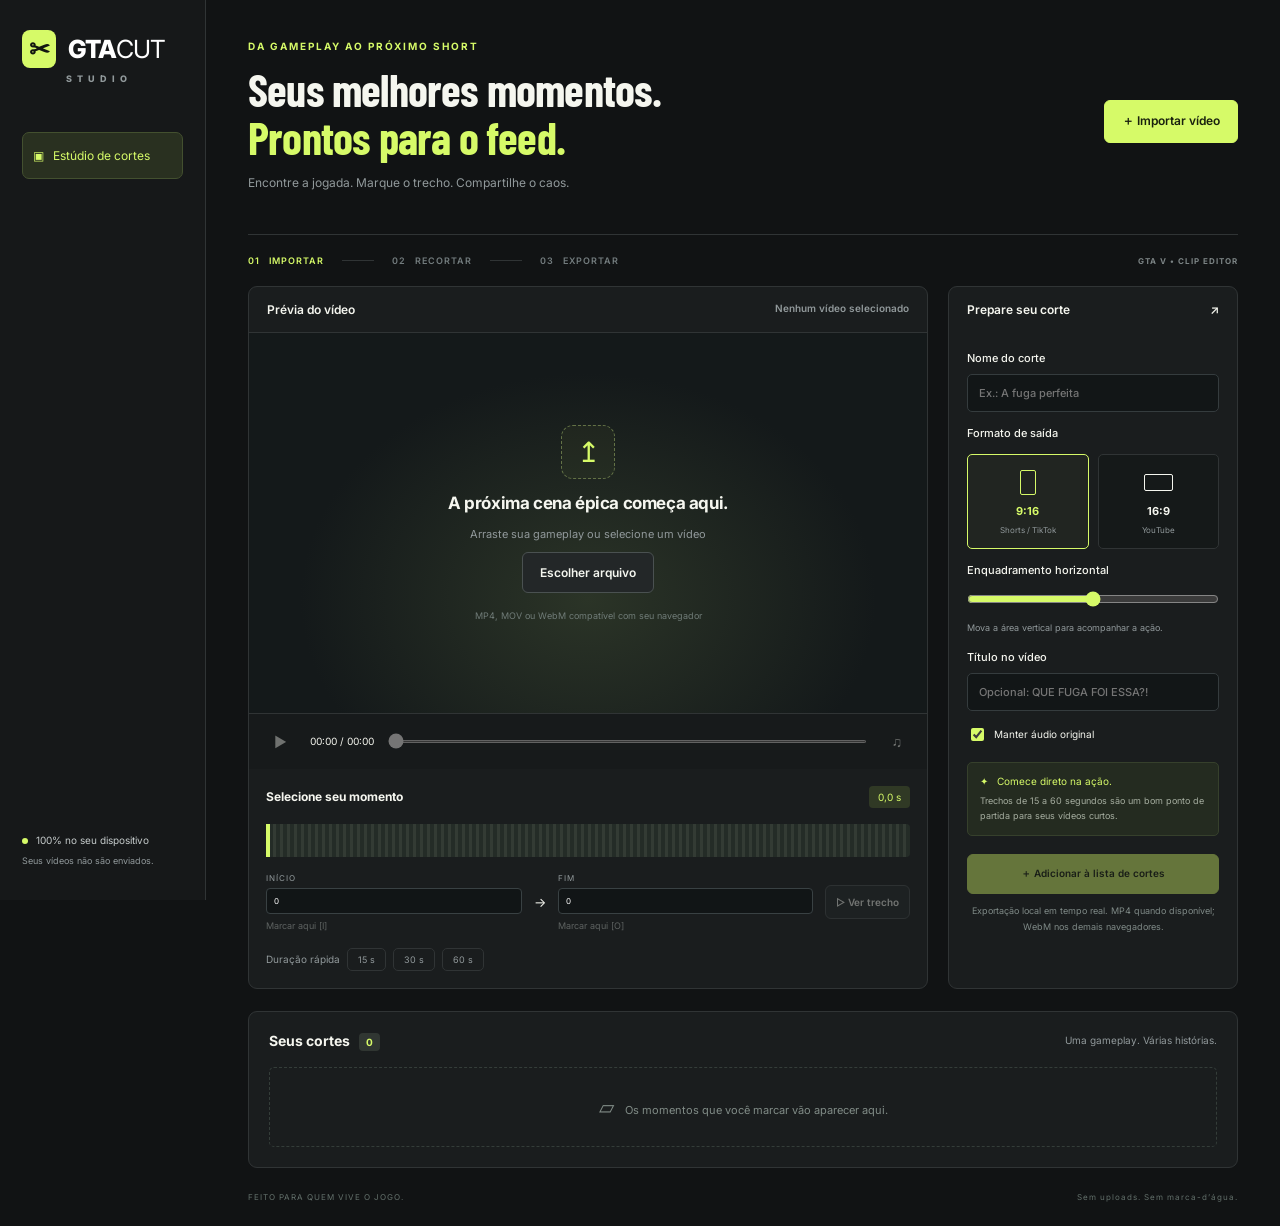
<file: index.html>
<!doctype html><html lang="pt-BR"><meta charset="utf-8"><meta name="viewport" content="width=device-width,initial-scale=1"><title>GTA Cut Studio</title><link rel="stylesheet" href="style.css"><body><aside><a class="brand" href="./"><span>✂</span> GTA<span class="light">CUT</span><small>STUDIO</small></a><div class="nav active">▣ &nbsp; Estúdio de cortes</div><div class="aside-bottom"><span class="dot"></span> 100% no seu dispositivo<br><small>Seus vídeos não são enviados.</small></div></aside><main><header><div><div class="eyebrow">DA GAMEPLAY AO PRÓXIMO SHORT</div><h1>Seus melhores momentos.<br><span>Prontos para o feed.</span></h1><p>Encontre a jogada. Marque o trecho. Compartilhe o caos.</p></div><label class="button primary" for="file">＋ Importar vídeo</label><input id="file" type="file" accept="video/*" hidden></header><div class="steps"><span class="selected">01 &nbsp; IMPORTAR</span><i></i><span>02 &nbsp; RECORTAR</span><i></i><span>03 &nbsp; EXPORTAR</span><b>GTA V • CLIP EDITOR</b></div><div class="workspace"><section class="editor"><div class="panelhead"><span>Prévia do vídeo</span><small id="filename">Nenhum vídeo selecionado</small></div><div class="screen" id="drop"><video id="video" playsinline preload="metadata"></video><div id="empty"><div class="upload-icon">↥</div><h2>A próxima cena épica começa aqui.</h2><p>Arraste sua gameplay ou selecione um vídeo</p><label class="button outline" for="file">Escolher arquivo</label><small>MP4, MOV ou WebM compatível com seu navegador</small></div><div class="frame" id="frame" hidden></div></div><div class="transport"><button id="play" aria-label="Reproduzir" disabled>▶</button><span id="clock">00:00 / 00:00</span><input aria-label="Posição do vídeo" type="range" id="seek" min="0" max="1" step=".01" value="0" disabled><button id="mute" aria-label="Silenciar" disabled>♫</button></div><div class="trim"><div class="row"><h3>Selecione seu momento</h3><span id="length" class="badge">0,0 s</span></div><div class="rangeart"><div id="selection"></div></div><div class="times"><label>INÍCIO <input id="start" type="number" value="0" min="0" step=".1" disabled><button id="markStart" disabled>Marcar aqui [I]</button></label><span>→</span><label>FIM <input id="end" type="number" value="0" min="0" step=".1" disabled><button id="markEnd" disabled>Marcar aqui [O]</button></label><button id="preview" class="button outline" disabled>▷ Ver trecho</button></div><div class="quick">Duração rápida <button data-duration="15">15 s</button><button data-duration="30">30 s</button><button data-duration="60">60 s</button></div></div></section><section class="settings"><div class="panelhead">Prepare seu corte <span>↗</span></div><div class="settingsbody"><label class="field">Nome do corte<input id="title" placeholder="Ex.: A fuga perfeita" maxlength="80"></label><div class="field">Formato de saída</div><div class="formats"><button data-format="vertical" class="chosen"><span class="portrait"></span><strong>9:16</strong><small>Shorts / TikTok</small></button><button data-format="original"><span class="landscape"></span><strong>16:9</strong><small>YouTube</small></button></div><label class="field">Enquadramento horizontal<input id="pan" type="range" min="0" max="100" value="50"><small>Mova a área vertical para acompanhar a ação.</small></label><label class="field">Título no vídeo <input id="caption" placeholder="Opcional: QUE FUGA FOI ESSA?!" maxlength="65"></label><label class="check"><input id="sound" type="checkbox" checked> Manter áudio original</label><div class="info">✦ &nbsp; Comece direto na ação.<p>Trechos de 15 a 60 segundos são um bom ponto de partida para seus vídeos curtos.</p></div><button class="button primary full" id="add" disabled>＋ Adicionar à lista de cortes</button><p class="note">Exportação local em tempo real. MP4 quando disponível; WebM nos demais navegadores.</p></div></section></div><section class="queue"><div class="row"><h2>Seus cortes <span id="count">0</span></h2><small>Uma gameplay. Várias histórias.</small></div><div id="clips"><div class="queue-empty"><span>▱</span> Os momentos que você marcar vão aparecer aqui.</div></div></section><footer><span>FEITO PARA QUEM VIVE O JOGO.</span><span>Sem uploads. Sem marca-d’água.</span></footer><div id="status" role="status" aria-live="polite"></div></main><script src="app.js"></script></body></html>
</file>
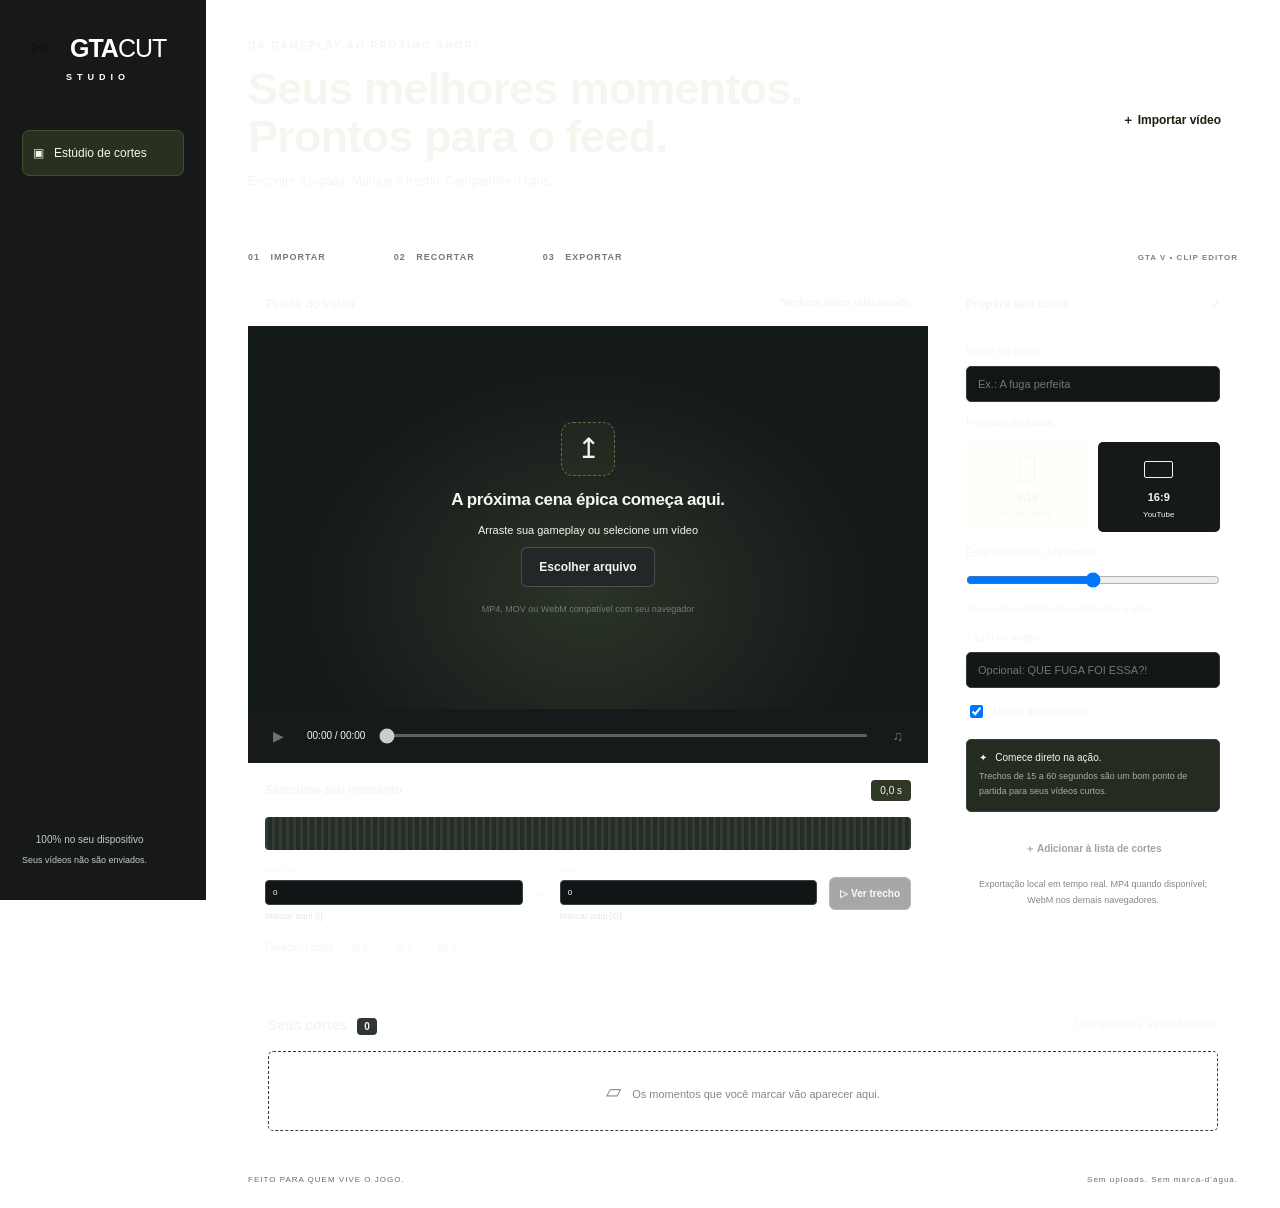
<file: output/GTA-Cut-Studio.html>
<!doctype html><html lang="pt-BR"><meta charset="utf-8"><meta name="viewport" content="width=device-width,initial-scale=1"><title>GTA Cut Studio</title><style>600;700;800&family=Inter:wght@400;500;600;700&display=swap');
:root{color-scheme:dark;--bg:#111314;--panel:#1a1d1e;--line:#303435;--lime:#d6fa68;--muted:#91999b}*{box-sizing:border-box}body{margin:0;background:var(--bg);color:#f5f6ef;font-family:Inter,Arial,sans-serif;font-size:13px}aside{width:206px;position:fixed;inset:0 auto 0 0;border-right:1px solid var(--line);padding:34px 22px;background:#161819}.brand{text-decoration:none;color:white;font-size:25px;font-weight:800;letter-spacing:-1px;display:block}.brand>span:first-child{background:var(--lime);color:#131610;border-radius:8px;margin-right:8px;padding:4px 7px}.light{font-weight:400}.brand small{display:block;font-size:9px;letter-spacing:5px;margin:9px 0 48px 44px;color:var(--muted)}.nav{font-size:12px;border:1px solid #43502f;border-radius:7px;background:#293020;padding:15px 10px;color:var(--lime)}.aside-bottom{position:absolute;bottom:30px;font-size:10px;color:#c5cbcb;line-height:2}.aside-bottom small{color:var(--muted);font-size:9px}.dot{display:inline-block;background:var(--lime);width:6px;height:6px;border-radius:50%;margin-right:5px}main{max-width:1550px;margin-left:206px;padding:40px 42px 0}header{display:flex;justify-content:space-between;align-items:center;margin-bottom:32px}.eyebrow{font-size:10px;letter-spacing:2px;color:var(--lime);font-weight:700}h1{font-family:'Barlow Condensed',Impact,sans-serif;font-size:45px;line-height:1.06;letter-spacing:-.8px;font-weight:700;margin:14px 0}h1 span{color:var(--lime)}header p{color:var(--muted);font-size:12px}button,input{font:inherit}button,.button{cursor:pointer}button:disabled{opacity:.4;cursor:not-allowed}button{color:inherit;background:transparent;border:1px solid var(--line);border-radius:5px;padding:8px 11px}.button{display:inline-flex;align-items:center;justify-content:center;border-radius:6px;font-weight:600;padding:12px 17px;text-decoration:none;font-size:12px}.primary{background:var(--lime);border:1px solid var(--lime);color:#19200e}.outline{border:1px solid #4a5151;background:#232728;color:#f4f6ef}.steps{display:flex;align-items:center;gap:18px;border-top:1px solid var(--line);padding:20px 0;font-size:9px;font-weight:600;letter-spacing:1px;color:#737c7e}.steps i{height:1px;width:32px;background:var(--line)}.steps .selected{color:var(--lime)}.steps b{margin-left:auto;font-size:8px;color:#7c8485}.workspace{display:grid;grid-template-columns:minmax(0,1fr) 290px;gap:20px}.editor,.settings,.queue{background:var(--panel);border:1px solid var(--line);border-radius:9px;overflow:hidden}.panelhead{padding:15px 18px;display:flex;justify-content:space-between;font-weight:600;font-size:12px}.panelhead small{font-size:10px;color:var(--muted);max-width:60%;overflow:hidden;text-overflow:ellipsis;white-space:nowrap}.screen{background:radial-gradient(ellipse at 50% 70%,#2b3427 0%,#14191a 60%);position:relative;aspect-ratio:16/9;display:flex;justify-content:center;align-items:center;overflow:hidden;border-top:1px solid var(--line);border-bottom:1px solid var(--line)}video{width:100%;height:100%;object-fit:contain;position:absolute}#empty{text-align:center;z-index:1;padding:12px}#empty h2{font-size:17px;letter-spacing:-.4px}#empty p{color:var(--muted);font-size:11px}#empty small{display:block;font-size:9px;color:#707c78;margin-top:17px}.upload-icon{font-size:28px;color:var(--lime);margin:auto;border:1px dashed #637246;width:54px;height:54px;border-radius:12px;display:grid;place-items:center;background:#d6fa6809}.frame{position:absolute;top:0;height:100%;width:31.64%;border:2px solid var(--lime);box-shadow:0 0 0 1000px #0007;pointer-events:none}.transport{display:flex;align-items:center;gap:12px;padding:11px 14px;background:#171a1b}.transport button{border:none;font-size:14px}.transport span{font-size:10px;white-space:nowrap;font-variant-numeric:tabular-nums}.transport input{flex:1;width:30px;accent-color:var(--lime);height:3px}.trim{padding:17px}.row{display:flex;align-items:center;justify-content:space-between}h3{font-size:12px;margin:0}.badge{background:#303925;color:var(--lime);padding:5px 9px;border-radius:4px;font-size:10px}.rangeart{height:33px;border-radius:4px;background:repeating-linear-gradient(90deg,#333b34 0 3px,#242c27 3px 7px);position:relative;margin:16px 0}.rangeart div{position:absolute;inset:0 auto 0 0;width:0;border:2px solid var(--lime);background:#d6fa6820}.times{display:flex;align-items:center;gap:12px}.times label{font-size:8px;color:var(--muted);letter-spacing:1px;flex:1}.times input{display:block;width:100%;margin:5px 0;background:#111516;border:1px solid #394143;padding:7px;color:white;border-radius:4px}.times label button{border:0;padding:1px 0;font-size:9px;color:#c2c9c5;letter-spacing:0}.times>.button{padding:10px;font-size:10px}.quick{display:flex;align-items:center;gap:7px;color:var(--muted);font-size:10px;margin-top:16px}.quick button{padding:5px 10px;font-size:9px}.settingsbody{padding:5px 18px 17px}.field{display:block;font-size:11px;font-weight:500;margin:14px 0}.field input:not([type=range]){display:block;margin-top:9px;width:100%;background:#121617;border:1px solid #353c3e;border-radius:5px;padding:11px;color:white;font-size:11px}.field input[type=range]{display:block;width:100%;accent-color:var(--lime);margin:14px 0}.field small{display:block;font-size:9px;color:var(--muted);line-height:1.6;font-weight:400}.formats{display:flex;gap:9px}.formats button{flex:1;display:flex;flex-direction:column;align-items:center;gap:7px;padding:13px 3px;background:#151919}.formats button.chosen{border-color:var(--lime);background:#d6fa6809;color:var(--lime)}.formats strong{font-size:11px}.formats small{font-size:8px;color:var(--muted)}.portrait,.landscape{border:1.5px solid currentColor;width:16px;height:25px;border-radius:2px;margin:2px}.landscape{width:29px;height:17px;margin:6px 0}.check{display:flex;align-items:center;gap:7px;font-size:10px}.check input{accent-color:var(--lime)}.info{font-size:10px;color:var(--lime);background:#242b20;border:1px solid #36402c;border-radius:5px;padding:12px;margin:18px 0}.info p{color:#a6aea0;font-size:9px;line-height:1.7;margin:6px 0 0}.full{width:100%;font-size:10px;padding:12px 6px}.note{color:#7f8a87;line-height:1.7;font-size:9px;text-align:center}.queue{margin-top:22px;padding:20px}.queue h2{font-size:14px;margin:0}.queue h2 span{font-size:10px;background:#303632;padding:3px 7px;border-radius:4px;color:var(--lime);margin-left:6px}.row>small{color:var(--muted);font-size:10px}.queue-empty{border:1px dashed #343d39;border-radius:5px;padding:27px;text-align:center;color:#818c87;font-size:11px;margin-top:18px}.queue-empty span{font-size:20px;margin-right:8px}.clip{display:flex;gap:12px;align-items:center;border-top:1px solid var(--line);padding:15px 0 0;margin-top:15px}.clip .num{color:var(--lime);font-family:monospace;font-size:20px}.clip .details{flex:1}.clip h3{margin-bottom:6px}.clip small{font-size:10px;color:var(--muted)}.clip button{font-size:10px}footer{display:flex;justify-content:space-between;padding:24px 0;color:#63706b;font-size:8px;letter-spacing:1px}#status:not(:empty){position:fixed;bottom:20px;left:50%;transform:translateX(-50%);background:#d6fa68;color:#18200d;padding:15px 22px;border-radius:7px;z-index:9;max-width:90%;box-shadow:0 5px 30px #0008}.drag{outline:2px dashed var(--lime)}@media(min-width:1400px){main{padding:45px 55px}.workspace{grid-template-columns:minmax(0,1fr) 320px}}@media(max-width:1050px){aside{width:165px;padding:25px 12px}.brand{font-size:21px}main{margin-left:165px;padding:28px 22px}.workspace{grid-template-columns:minmax(0,1fr) 260px}h1{font-size:38px}.times{gap:7px}}@media(max-width:800px){aside{display:none}main{margin:0;padding:25px 16px}.workspace{grid-template-columns:1fr}.settingsbody{display:block}.steps b{display:none}header{gap:12px}header .button{white-space:nowrap;padding:10px}h1{font-size:34px}.eyebrow{font-size:8px}header p{font-size:10px}.clip{flex-wrap:wrap}.row>small{font-size:8px}footer{font-size:7px}}
</style><body><aside><a class="brand" href="./"><span>✂</span> GTA<span class="light">CUT</span><small>STUDIO</small></a><div class="nav active">▣ &nbsp; Estúdio de cortes</div><div class="aside-bottom"><span class="dot"></span> 100% no seu dispositivo<br><small>Seus vídeos não são enviados.</small></div></aside><main><header><div><div class="eyebrow">DA GAMEPLAY AO PRÓXIMO SHORT</div><h1>Seus melhores momentos.<br><span>Prontos para o feed.</span></h1><p>Encontre a jogada. Marque o trecho. Compartilhe o caos.</p></div><label class="button primary" for="file">＋ Importar vídeo</label><input id="file" type="file" accept="video/*" hidden></header><div class="steps"><span class="selected">01 &nbsp; IMPORTAR</span><i></i><span>02 &nbsp; RECORTAR</span><i></i><span>03 &nbsp; EXPORTAR</span><b>GTA V • CLIP EDITOR</b></div><div class="workspace"><section class="editor"><div class="panelhead"><span>Prévia do vídeo</span><small id="filename">Nenhum vídeo selecionado</small></div><div class="screen" id="drop"><video id="video" playsinline preload="metadata"></video><div id="empty"><div class="upload-icon">↥</div><h2>A próxima cena épica começa aqui.</h2><p>Arraste sua gameplay ou selecione um vídeo</p><label class="button outline" for="file">Escolher arquivo</label><small>MP4, MOV ou WebM compatível com seu navegador</small></div><div class="frame" id="frame" hidden></div></div><div class="transport"><button id="play" aria-label="Reproduzir" disabled>▶</button><span id="clock">00:00 / 00:00</span><input aria-label="Posição do vídeo" type="range" id="seek" min="0" max="1" step=".01" value="0" disabled><button id="mute" aria-label="Silenciar" disabled>♫</button></div><div class="trim"><div class="row"><h3>Selecione seu momento</h3><span id="length" class="badge">0,0 s</span></div><div class="rangeart"><div id="selection"></div></div><div class="times"><label>INÍCIO <input id="start" type="number" value="0" min="0" step=".1" disabled><button id="markStart" disabled>Marcar aqui [I]</button></label><span>→</span><label>FIM <input id="end" type="number" value="0" min="0" step=".1" disabled><button id="markEnd" disabled>Marcar aqui [O]</button></label><button id="preview" class="button outline" disabled>▷ Ver trecho</button></div><div class="quick">Duração rápida <button data-duration="15">15 s</button><button data-duration="30">30 s</button><button data-duration="60">60 s</button></div></div></section><section class="settings"><div class="panelhead">Prepare seu corte <span>↗</span></div><div class="settingsbody"><label class="field">Nome do corte<input id="title" placeholder="Ex.: A fuga perfeita" maxlength="80"></label><div class="field">Formato de saída</div><div class="formats"><button data-format="vertical" class="chosen"><span class="portrait"></span><strong>9:16</strong><small>Shorts / TikTok</small></button><button data-format="original"><span class="landscape"></span><strong>16:9</strong><small>YouTube</small></button></div><label class="field">Enquadramento horizontal<input id="pan" type="range" min="0" max="100" value="50"><small>Mova a área vertical para acompanhar a ação.</small></label><label class="field">Título no vídeo <input id="caption" placeholder="Opcional: QUE FUGA FOI ESSA?!" maxlength="65"></label><label class="check"><input id="sound" type="checkbox" checked> Manter áudio original</label><div class="info">✦ &nbsp; Comece direto na ação.<p>Trechos de 15 a 60 segundos são um bom ponto de partida para seus vídeos curtos.</p></div><button class="button primary full" id="add" disabled>＋ Adicionar à lista de cortes</button><p class="note">Exportação local em tempo real. MP4 quando disponível; WebM nos demais navegadores.</p></div></section></div><section class="queue"><div class="row"><h2>Seus cortes <span id="count">0</span></h2><small>Uma gameplay. Várias histórias.</small></div><div id="clips"><div class="queue-empty"><span>▱</span> Os momentos que você marcar vão aparecer aqui.</div></div></section><footer><span>FEITO PARA QUEM VIVE O JOGO.</span><span>Sem uploads. Sem marca-d’água.</span></footer><div id="status" role="status" aria-live="polite"></div></main><script>const $=id=>document.getElementById(id),v=$('video');let file,url,format='vertical',clips=[],busy=false,previewing=false,toastTimer;const fmt=n=>`${Math.floor(n/60).toString().padStart(2,'0')}:${Math.floor(n%60).toString().padStart(2,'0')}`;function toast(t){$('status').textContent=t;clearTimeout(toastTimer);toastTimer=setTimeout(()=>$('status').textContent='',6500)}function bounds(){return [+ $('start').value,+ $('end').value]}function update(){const [a,b]=bounds();$('length').textContent=Math.max(0,b-a).toFixed(1).replace('.',',')+' s';$('selection').style.left=(a/v.duration*100||0)+'%';$('selection').style.width=((b-a)/v.duration*100||0)+'%';$('add').disabled=!file||busy||b<=a||b>v.duration||a<0;$('preview').disabled=$('add').disabled}function frame(){const show=file&&format==='vertical';$('frame').hidden=!show;const vw=v.videoWidth,vh=v.videoHeight;if(!vw)return;const box=$('drop'),scale=Math.min(box.clientWidth/vw,box.clientHeight/vh),height=vh*scale,width=Math.min(vw,vh*9/16)*scale,left=(box.clientWidth-vw*scale)/2+(vw*scale-width)*$('pan').value/100;Object.assign($('frame').style,{width:width+'px',height:height+'px',top:(box.clientHeight-height)/2+'px',left:left+'px'})}function load(f){if(busy)return;if(!f)return;if(!f.type.startsWith('video/')){toast('Selecione um arquivo de vídeo.');return}v.pause();if(url)URL.revokeObjectURL(url);file=f;url=URL.createObjectURL(f);v.src=url;clips=[];render();$('filename').textContent=f.name;$('empty').hidden=true;v.onloadedmetadata=()=>{if(!Number.isFinite(v.duration)){toast('Este arquivo não tem uma duração válida.');return}for(const id of ['play','mute','seek','start','end','markStart','markEnd'])$(id).disabled=false;$('seek').max=v.duration;$('start').value=0;$('end').value=Math.min(30,v.duration).toFixed(1);$('start').max=$('end').max=v.duration;update();frame()}}v.onerror=()=>toast('Não foi possível abrir este formato. Tente um vídeo MP4 com H.264.');$('file').onchange=e=>load(e.target.files[0]);$('drop').ondragover=e=>{e.preventDefault();$('drop').classList.add('drag')};$('drop').ondragleave=()=>$('drop').classList.remove('drag');$('drop').ondrop=e=>{e.preventDefault();$('drop').classList.remove('drag');load(e.dataTransfer.files[0])};$('play').onclick=()=>v.paused?v.play().catch(()=>toast('Não foi possível reproduzir.')):v.pause();v.onplay=()=>$('play').textContent='Ⅱ';v.onpause=()=>$('play').textContent='▶';v.ontimeupdate=()=>{$('seek').value=v.currentTime;$('clock').textContent=fmt(v.currentTime)+' / '+fmt(v.duration||0);if(previewing&&v.currentTime>=+$('end').value){v.pause();previewing=false}};$('seek').oninput=e=>{previewing=false;v.currentTime=+e.target.value};$('mute').onclick=()=>{v.muted=!v.muted;$('mute').textContent=v.muted?'⌁':'♫'};for(const id of ['start','end'])$(id).oninput=update;$('markStart').onclick=()=>{$('start').value=v.currentTime.toFixed(1);update()};$('markEnd').onclick=()=>{$('end').value=v.currentTime.toFixed(1);update()};$('preview').onclick=async()=>{v.currentTime=+$('start').value;previewing=true;await v.play()};document.querySelectorAll('[data-duration]').forEach(b=>b.onclick=()=>{if(!file)return;$('end').value=Math.min(v.duration,+$('start').value+ +b.dataset.duration).toFixed(1);update()});document.querySelectorAll('[data-format]').forEach(b=>b.onclick=()=>{format=b.dataset.format;document.querySelectorAll('[data-format]').forEach(x=>x.classList.toggle('chosen',x===b));$('pan').disabled=format!=='vertical';frame()});$('pan').oninput=frame;window.onresize=frame;document.onkeydown=e=>{if(['INPUT','TEXTAREA'].includes(document.activeElement.tagName)||busy||!file)return;if(e.key.toLowerCase()==='i')$('markStart').click();if(e.key.toLowerCase()==='o')$('markEnd').click();if(e.code==='Space'){e.preventDefault();$('play').click()}};$('add').onclick=()=>{const [start,end]=bounds();if(end<=start||start<0||end>v.duration)return;clips.push({id:Date.now()+Math.random(),name:$('title').value.trim()||'Corte '+(clips.length+1),start,end,format,pan:+$('pan').value/100,caption:$('caption').value.trim(),sound:$('sound').checked});render();toast('Corte adicionado. Você pode marcar o próximo momento.')};function render(){const root=$('clips');root.replaceChildren();$('count').textContent=clips.length;if(!clips.length){let d=document.createElement('div');d.className='queue-empty';d.textContent='▱  Os momentos que você marcar vão aparecer aqui.';root.append(d)}clips.forEach((c,i)=>{let row=document.createElement('div');row.className='clip';let n=document.createElement('span');n.className='num';n.textContent=String(i+1).padStart(2,'0');let d=document.createElement('div');d.className='details';let h=document.createElement('h3');h.textContent=c.name;let s=document.createElement('small');s.textContent=`${fmt(c.start)} → ${fmt(c.end)} · ${(c.end-c.start).toFixed(1)} s · ${c.format==='vertical'?'9:16':'Original'}`;d.append(h,s);let exp=document.createElement('button');exp.className='primary';exp.textContent='↓ Exportar';exp.disabled=busy;exp.onclick=()=>exportClip(c);let del=document.createElement('button');del.textContent='×';del.setAttribute('aria-label','Excluir '+c.name);del.disabled=busy;del.onclick=()=>{clips=clips.filter(x=>x!==c);render()};row.append(n,d,exp,del);root.append(row)})}function seek(t){return new Promise((resolve,reject)=>{if(Math.abs(v.currentTime-t)<.01)return resolve();const timeout=setTimeout(()=>reject(Error('Não foi possível posicionar o vídeo.')),15000);v.addEventListener('seeked',()=>{clearTimeout(timeout);resolve()},{once:true});v.currentTime=t})}
let audioCtx,source,audioOut;async function exportClip(c){if(busy)return;if(!window.MediaRecorder||!HTMLCanvasElement.prototype.captureStream){toast('A exportação precisa de um navegador atualizado, como Chrome ou Edge no computador.');return}busy=true;render();update();const controls=[...document.querySelectorAll('input,button,label[for=file]')];const states=controls.map(x=>x.disabled);controls.forEach(x=>{x.disabled=true;if(x.htmlFor)x.style.pointerEvents='none'});let rec,stream,raf,timer,aborted=false;const wasMuted=v.muted,oldTime=v.currentTime;try{v.pause();previewing=false;await seek(c.start);v.muted=false;v.playbackRate=1;if(!audioCtx){audioCtx=new (window.AudioContext||window.webkitAudioContext)();source=audioCtx.createMediaElementSource(v);audioOut=audioCtx.createMediaStreamDestination();source.connect(audioOut);source.connect(audioCtx.destination)}await audioCtx.resume();const canvas=document.createElement('canvas');const vertical=c.format==='vertical';canvas.width=vertical?720:1280;canvas.height=vertical?1280:Math.round(1280*v.videoHeight/v.videoWidth);const ctx=canvas.getContext('2d');function draw(){const sw=vertical?Math.min(v.videoWidth,v.videoHeight*9/16):v.videoWidth;const sx=(v.videoWidth-sw)*c.pan;ctx.fillStyle='#000';ctx.fillRect(0,0,canvas.width,canvas.height);ctx.drawImage(v,sx,0,sw,v.videoHeight,0,0,canvas.width,canvas.height);if(c.caption){ctx.font='bold '+(vertical?39:40)+'px Arial';ctx.textAlign='center';ctx.lineWidth=7;ctx.strokeStyle='#000';ctx.fillStyle='#fff';let words=c.caption.split(' '),lines=[''];for(const w of words){let i=lines.length-1;if(ctx.measureText(lines[i]+w).width>canvas.width-80&&lines[i])lines.push(w+' ');else lines[i]+=w+' '}lines.slice(0,4).forEach((l,i)=>{ctx.strokeText(l.trim(),canvas.width/2,canvas.height*.77+i*48);ctx.fillText(l.trim(),canvas.width/2,canvas.height*.77+i*48)})}raf=requestAnimationFrame(draw)}draw();stream=canvas.captureStream(30);if(c.sound)audioOut.stream.getAudioTracks().forEach(t=>stream.addTrack(t.clone()));const mime=['video/mp4;codecs=avc1.424028,mp4a.40.2','video/mp4','video/webm;codecs=vp9,opus','video/webm;codecs=vp8,opus','video/webm'].find(t=>MediaRecorder.isTypeSupported(t));if(!mime)throw Error('Este navegador não oferece um formato de exportação compatível.');rec=new MediaRecorder(stream,{mimeType:mime,videoBitsPerSecond:6000000});const chunks=[];rec.ondataavailable=e=>{if(e.data.size)chunks.push(e.data)};const done=new Promise((resolve,reject)=>{rec.onstop=resolve;rec.onerror=()=>reject(Error('A exportação falhou. Tente outro navegador.'))});rec.start(250);await v.play();toast('Exportando… mantenha esta aba aberta e o vídeo reproduzindo.');await new Promise((resolve,reject)=>{const deadline=Date.now()+(c.end-c.start)*1000+20000;timer=setInterval(()=>{const p=Math.min(100,Math.round((v.currentTime-c.start)/(c.end-c.start)*100));$('status').textContent=`Exportando ${p}% — mantenha esta aba aberta`;if(document.hidden){aborted=true;clearInterval(timer);reject(Error('Exportação interrompida: mantenha a aba visível e tente novamente.'))}else if(v.currentTime>=c.end||v.ended){clearInterval(timer);resolve()}else if(Date.now()>deadline){clearInterval(timer);reject(Error('A reprodução parou. Tente exportar novamente.'))}},40)});v.pause();rec.stop();await done;const blob=new Blob(chunks,{type:rec.mimeType});if(!blob.size)throw Error('O vídeo exportado está vazio.');const a=document.createElement('a'),downloadUrl=URL.createObjectURL(blob);a.href=downloadUrl;a.download=(c.name.replace(/[^\p{L}\p{N}_-]+/gu,'_')||'corte')+(mime.includes('mp4')?'.mp4':'.webm');a.click();setTimeout(()=>URL.revokeObjectURL(downloadUrl),60000);toast(mime.includes('mp4')?'MP4 exportado! Confira seus downloads.':'WebM exportado! Para fluxos que exigem MP4, converta o arquivo antes de postar.')}catch(e){toast(e.message||'Não foi possível exportar o corte.')}finally{clearInterval(timer);cancelAnimationFrame(raf);if(rec&&rec.state!=='inactive')rec.stop();if(stream)stream.getTracks().forEach(t=>t.stop());v.pause();v.muted=wasMuted;v.currentTime=oldTime;busy=false;controls.forEach((x,i)=>{x.disabled=states[i];if(x.htmlFor)x.style.pointerEvents=''});render();update()}}
</script></body></html>
</file>
<file: style.css>
@import url('https://fonts.googleapis.com/css2?family=Barlow+Condensed:wght@500;600;700;800&family=Inter:wght@400;500;600;700&display=swap');
:root{color-scheme:dark;--bg:#111314;--panel:#1a1d1e;--line:#303435;--lime:#d6fa68;--muted:#91999b}*{box-sizing:border-box}body{margin:0;background:var(--bg);color:#f5f6ef;font-family:Inter,Arial,sans-serif;font-size:13px}aside{width:206px;position:fixed;inset:0 auto 0 0;border-right:1px solid var(--line);padding:34px 22px;background:#161819}.brand{text-decoration:none;color:white;font-size:25px;font-weight:800;letter-spacing:-1px;display:block}.brand>span:first-child{background:var(--lime);color:#131610;border-radius:8px;margin-right:8px;padding:4px 7px}.light{font-weight:400}.brand small{display:block;font-size:9px;letter-spacing:5px;margin:9px 0 48px 44px;color:var(--muted)}.nav{font-size:12px;border:1px solid #43502f;border-radius:7px;background:#293020;padding:15px 10px;color:var(--lime)}.aside-bottom{position:absolute;bottom:30px;font-size:10px;color:#c5cbcb;line-height:2}.aside-bottom small{color:var(--muted);font-size:9px}.dot{display:inline-block;background:var(--lime);width:6px;height:6px;border-radius:50%;margin-right:5px}main{max-width:1550px;margin-left:206px;padding:40px 42px 0}header{display:flex;justify-content:space-between;align-items:center;margin-bottom:32px}.eyebrow{font-size:10px;letter-spacing:2px;color:var(--lime);font-weight:700}h1{font-family:'Barlow Condensed',Impact,sans-serif;font-size:45px;line-height:1.06;letter-spacing:-.8px;font-weight:700;margin:14px 0}h1 span{color:var(--lime)}header p{color:var(--muted);font-size:12px}button,input{font:inherit}button,.button{cursor:pointer}button:disabled{opacity:.4;cursor:not-allowed}button{color:inherit;background:transparent;border:1px solid var(--line);border-radius:5px;padding:8px 11px}.button{display:inline-flex;align-items:center;justify-content:center;border-radius:6px;font-weight:600;padding:12px 17px;text-decoration:none;font-size:12px}.primary{background:var(--lime);border:1px solid var(--lime);color:#19200e}.outline{border:1px solid #4a5151;background:#232728;color:#f4f6ef}.steps{display:flex;align-items:center;gap:18px;border-top:1px solid var(--line);padding:20px 0;font-size:9px;font-weight:600;letter-spacing:1px;color:#737c7e}.steps i{height:1px;width:32px;background:var(--line)}.steps .selected{color:var(--lime)}.steps b{margin-left:auto;font-size:8px;color:#7c8485}.workspace{display:grid;grid-template-columns:minmax(0,1fr) 290px;gap:20px}.editor,.settings,.queue{background:var(--panel);border:1px solid var(--line);border-radius:9px;overflow:hidden}.panelhead{padding:15px 18px;display:flex;justify-content:space-between;font-weight:600;font-size:12px}.panelhead small{font-size:10px;color:var(--muted);max-width:60%;overflow:hidden;text-overflow:ellipsis;white-space:nowrap}.screen{background:radial-gradient(ellipse at 50% 70%,#2b3427 0%,#14191a 60%);position:relative;aspect-ratio:16/9;display:flex;justify-content:center;align-items:center;overflow:hidden;border-top:1px solid var(--line);border-bottom:1px solid var(--line)}video{width:100%;height:100%;object-fit:contain;position:absolute}#empty{text-align:center;z-index:1;padding:12px}#empty h2{font-size:17px;letter-spacing:-.4px}#empty p{color:var(--muted);font-size:11px}#empty small{display:block;font-size:9px;color:#707c78;margin-top:17px}.upload-icon{font-size:28px;color:var(--lime);margin:auto;border:1px dashed #637246;width:54px;height:54px;border-radius:12px;display:grid;place-items:center;background:#d6fa6809}.frame{position:absolute;top:0;height:100%;width:31.64%;border:2px solid var(--lime);box-shadow:0 0 0 1000px #0007;pointer-events:none}.transport{display:flex;align-items:center;gap:12px;padding:11px 14px;background:#171a1b}.transport button{border:none;font-size:14px}.transport span{font-size:10px;white-space:nowrap;font-variant-numeric:tabular-nums}.transport input{flex:1;width:30px;accent-color:var(--lime);height:3px}.trim{padding:17px}.row{display:flex;align-items:center;justify-content:space-between}h3{font-size:12px;margin:0}.badge{background:#303925;color:var(--lime);padding:5px 9px;border-radius:4px;font-size:10px}.rangeart{height:33px;border-radius:4px;background:repeating-linear-gradient(90deg,#333b34 0 3px,#242c27 3px 7px);position:relative;margin:16px 0}.rangeart div{position:absolute;inset:0 auto 0 0;width:0;border:2px solid var(--lime);background:#d6fa6820}.times{display:flex;align-items:center;gap:12px}.times label{font-size:8px;color:var(--muted);letter-spacing:1px;flex:1}.times input{display:block;width:100%;margin:5px 0;background:#111516;border:1px solid #394143;padding:7px;color:white;border-radius:4px}.times label button{border:0;padding:1px 0;font-size:9px;color:#c2c9c5;letter-spacing:0}.times>.button{padding:10px;font-size:10px}.quick{display:flex;align-items:center;gap:7px;color:var(--muted);font-size:10px;margin-top:16px}.quick button{padding:5px 10px;font-size:9px}.settingsbody{padding:5px 18px 17px}.field{display:block;font-size:11px;font-weight:500;margin:14px 0}.field input:not([type=range]){display:block;margin-top:9px;width:100%;background:#121617;border:1px solid #353c3e;border-radius:5px;padding:11px;color:white;font-size:11px}.field input[type=range]{display:block;width:100%;accent-color:var(--lime);margin:14px 0}.field small{display:block;font-size:9px;color:var(--muted);line-height:1.6;font-weight:400}.formats{display:flex;gap:9px}.formats button{flex:1;display:flex;flex-direction:column;align-items:center;gap:7px;padding:13px 3px;background:#151919}.formats button.chosen{border-color:var(--lime);background:#d6fa6809;color:var(--lime)}.formats strong{font-size:11px}.formats small{font-size:8px;color:var(--muted)}.portrait,.landscape{border:1.5px solid currentColor;width:16px;height:25px;border-radius:2px;margin:2px}.landscape{width:29px;height:17px;margin:6px 0}.check{display:flex;align-items:center;gap:7px;font-size:10px}.check input{accent-color:var(--lime)}.info{font-size:10px;color:var(--lime);background:#242b20;border:1px solid #36402c;border-radius:5px;padding:12px;margin:18px 0}.info p{color:#a6aea0;font-size:9px;line-height:1.7;margin:6px 0 0}.full{width:100%;font-size:10px;padding:12px 6px}.note{color:#7f8a87;line-height:1.7;font-size:9px;text-align:center}.queue{margin-top:22px;padding:20px}.queue h2{font-size:14px;margin:0}.queue h2 span{font-size:10px;background:#303632;padding:3px 7px;border-radius:4px;color:var(--lime);margin-left:6px}.row>small{color:var(--muted);font-size:10px}.queue-empty{border:1px dashed #343d39;border-radius:5px;padding:27px;text-align:center;color:#818c87;font-size:11px;margin-top:18px}.queue-empty span{font-size:20px;margin-right:8px}.clip{display:flex;gap:12px;align-items:center;border-top:1px solid var(--line);padding:15px 0 0;margin-top:15px}.clip .num{color:var(--lime);font-family:monospace;font-size:20px}.clip .details{flex:1}.clip h3{margin-bottom:6px}.clip small{font-size:10px;color:var(--muted)}.clip button{font-size:10px}footer{display:flex;justify-content:space-between;padding:24px 0;color:#63706b;font-size:8px;letter-spacing:1px}#status:not(:empty){position:fixed;bottom:20px;left:50%;transform:translateX(-50%);background:#d6fa68;color:#18200d;padding:15px 22px;border-radius:7px;z-index:9;max-width:90%;box-shadow:0 5px 30px #0008}.drag{outline:2px dashed var(--lime)}@media(min-width:1400px){main{padding:45px 55px}.workspace{grid-template-columns:minmax(0,1fr) 320px}}@media(max-width:1050px){aside{width:165px;padding:25px 12px}.brand{font-size:21px}main{margin-left:165px;padding:28px 22px}.workspace{grid-template-columns:minmax(0,1fr) 260px}h1{font-size:38px}.times{gap:7px}}@media(max-width:800px){aside{display:none}main{margin:0;padding:25px 16px}.workspace{grid-template-columns:1fr}.settingsbody{display:block}.steps b{display:none}header{gap:12px}header .button{white-space:nowrap;padding:10px}h1{font-size:34px}.eyebrow{font-size:8px}header p{font-size:10px}.clip{flex-wrap:wrap}.row>small{font-size:8px}footer{font-size:7px}}
</file>
